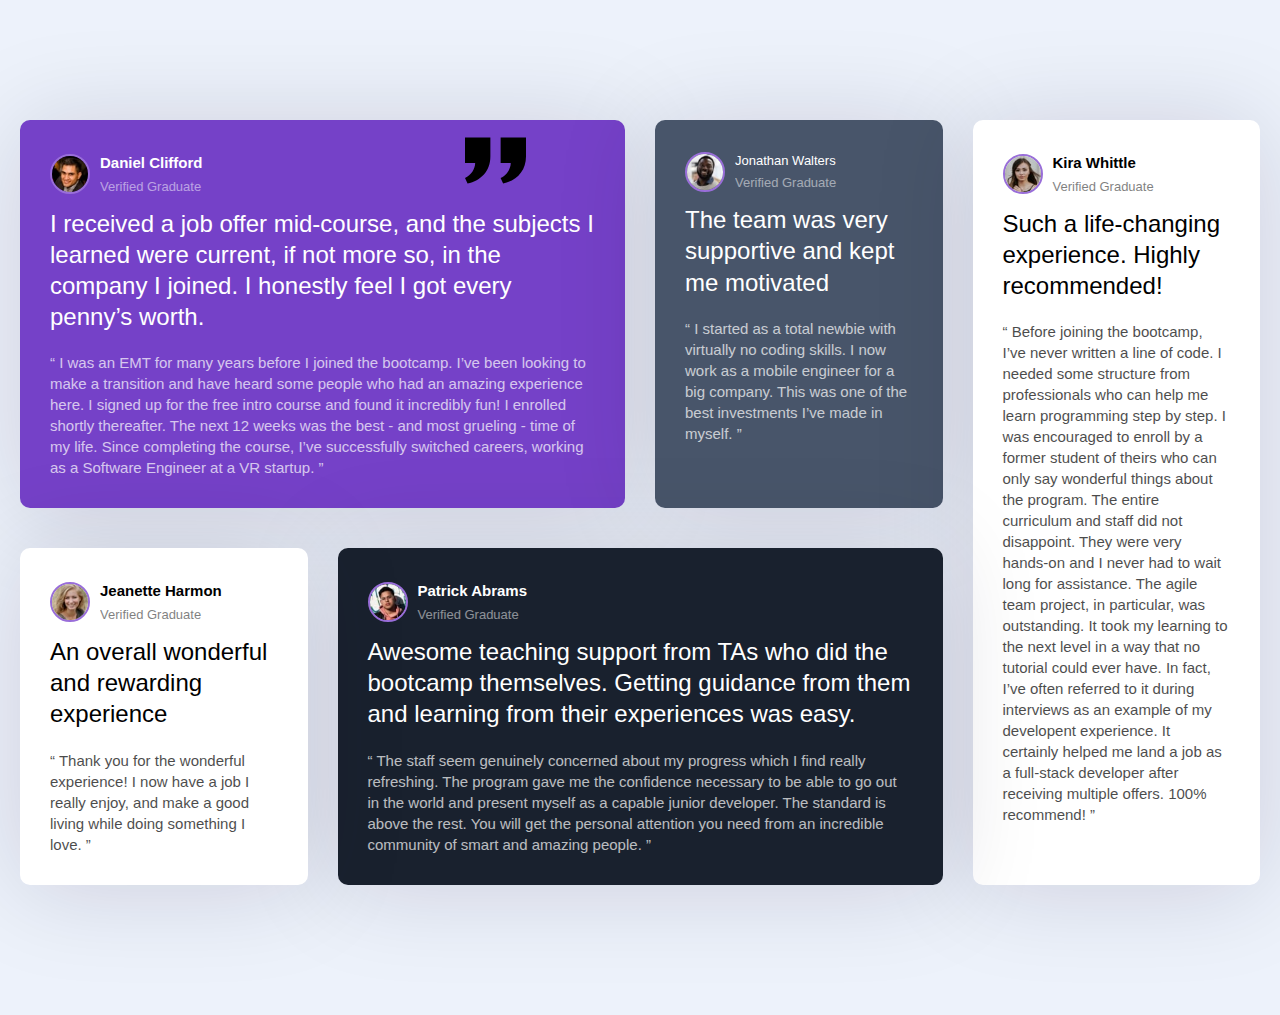
<file: project/index.html>
<!DOCTYPE html>
<html lang="en">

<head>
    <meta charset="UTF-8">
    <meta http-equiv="X-UA-Compatible" content="IE=edge">
    <meta name="viewport" content="width=device-width, initial-scale=1.0">
    <link rel="stylesheet" href="style.css">
    <title>Testimonials</title>
</head>

<body>
    <div class="testimonials">
        <div class="card card--bg-purple">
            <header class="card__header">
                <img src="images/image-daniel.jpg" alt="daniel" class="card__img">
                <div>
                    <h3>Daniel Clifford</h3>
                    <p>Verified Graduate</p>
                </div>
            </header>
            <p class="card__lead">
                I received a job offer mid-course, and the subjects I learned were current, if not more so,
                in the company I joined. I honestly feel I got every penny’s worth.
            </p>
            <p class="card__quote">
                “ I was an EMT for many years before I joined the bootcamp. I’ve been looking to make a
                transition and have heard some people who had an amazing experience here. I signed up
                for the free intro course and found it incredibly fun! I enrolled shortly thereafter.
                The next 12 weeks was the best - and most grueling - time of my life. Since completing
                the course, I’ve successfully switched careers, working as a Software Engineer at a VR startup. ”
            </p>
        </div>

        <div class="card card--bg-grey-blue">
            <header class="card__header">
                <img src="images/image-jonathan.jpg" alt="" class="card__img">
                <div>
                    <h3></h3>Jonathan Walters
                    <p>Verified Graduate</p>
                </div>
            </header>
            <p class="card__lead">
                The team was very supportive and kept me motivated
            </p>
            <p class="card__quote">
                “ I started as a total newbie with virtually no coding skills. I now work as a mobile engineer
                for a big company. This was one of the best investments I’ve made in myself. ”
            </p>
        </div>

        <div class="card">
            <header class="card__header">
                <img src="images/image-kira.jpg" alt="" class="card__img">
                <div>
                    <h3>Kira Whittle</h3>
                    <p>Verified Graduate</p>
                </div>
            </header>
            <p class="card__lead">
                Such a life-changing experience. Highly recommended!
            </p>
            <p class="card__quote">
                “ Before joining the bootcamp, I’ve never written a line of code. I needed some structure from
                professionals who can help me learn programming step by step. I was encouraged to enroll by a former
                student of theirs who can only say wonderful things about the program. The entire curriculum and
                staff
                did not disappoint. They were very hands-on and I never had to wait long for assistance. The agile
                team
                project, in particular, was outstanding. It took my learning to the next level in a way that no
                tutorial
                could ever have. In fact, I’ve often referred to it during interviews as an example of my developent
                experience. It certainly helped me land a job as a full-stack developer after receiving multiple
                offers.
                100% recommend! ”
            </p>
        </div>

        <div class="card card--bg-black-blue">
            <header class="card__header">
                <img src="images/image-patrick.jpg" alt="" class="card__img">
                <div>
                    <h3>Patrick Abrams</h3>
                    <p>Verified Graduate</p>
                </div>
            </header>
            <p class="card__lead">
                Awesome teaching support from TAs who did the bootcamp themselves. Getting guidance from them and
                learning from their experiences was easy.
            </p>
            <p class="card__quote">
                “ The staff seem genuinely concerned about my progress which I find really refreshing. The program
                gave me the confidence necessary to be able to go out in the world and present myself as a capable
                junior developer. The standard is above the rest. You will get the personal attention you need from
                an incredible community of smart and amazing people. ”
            </p>


        </div>

        <div class="card">
            <header class="card__header">
                <img src="images/image-jeanette.jpg" alt="" class="card__img">
                <div>
                    <h3>Jeanette Harmon</h3>
                    <p>Verified Graduate</p>
                </div>
            </header>
            <p class="card__lead">
                An overall wonderful and rewarding experience
            </p>
            <p class="card__quote">
                “ Thank you for the wonderful experience! I now have a job I really enjoy, and make a good living
                while doing something I love. ”
            </p>
        </div>

    </div>

    <footer>
       
    </footer>
</body>

</html>
</file>
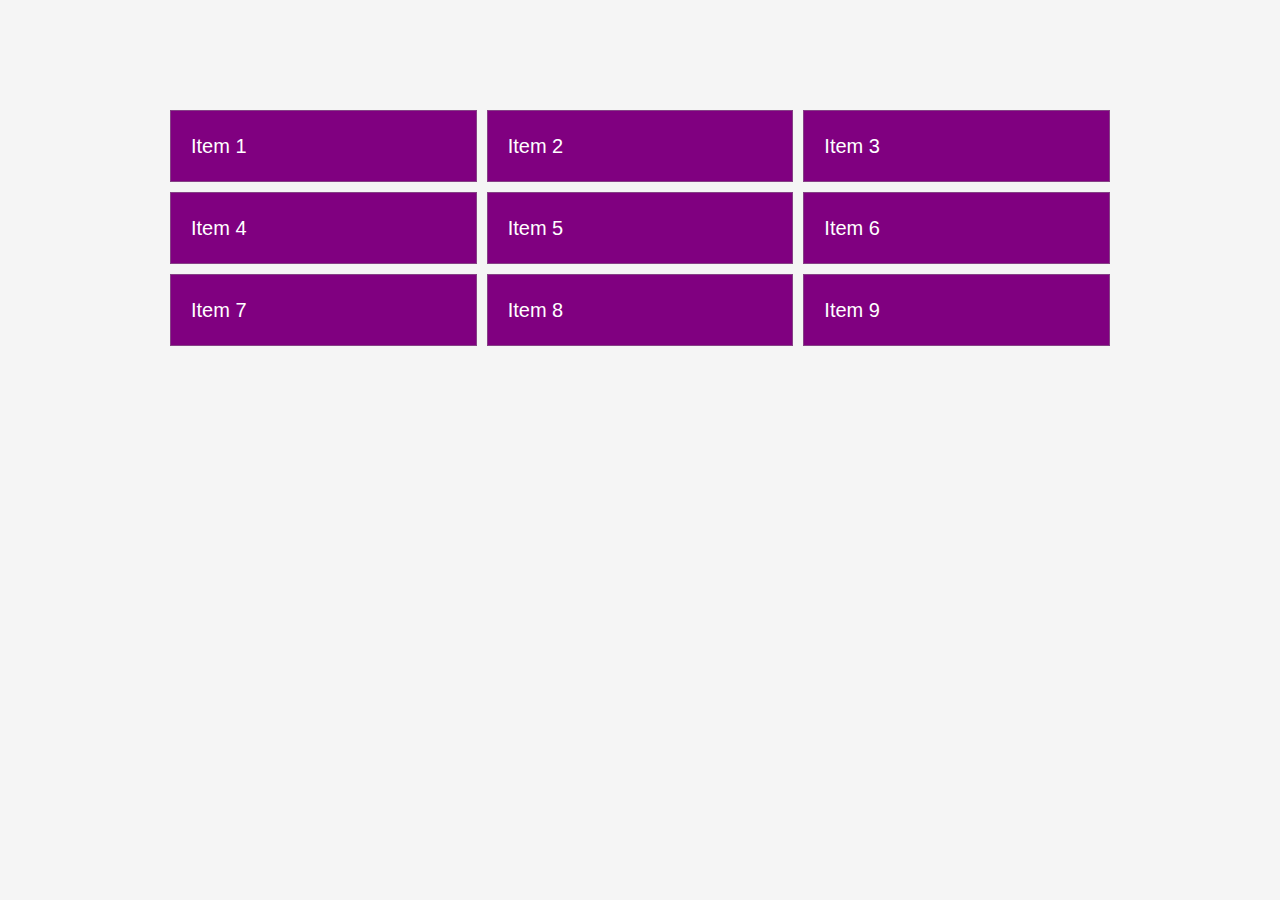
<file: Sandbox/grid.html>
<!DOCTYPE html>
<html lang="en">
<head>
    <meta charset="UTF-8">
    <meta http-equiv="X-UA-Compatible" content="IE=edge">
    <meta name="viewport" content="width=device-width, initial-scale=1.0">
    <link rel="stylesheet" href="grid.css">
    <title>Grid Course </title>
</head>
<body>
    <!-- grid container  -->
    <div class="container">
        <div class="item">Item 1</div>
        <div class="item">Item 2</div>
        <div class="item">Item 3</div>
        <div class="item">Item 4</div>
        <div class="item">Item 5</div>
        <div class="item">Item 6</div>
        <div class="item">Item 7</div>
        <div class="item">Item 8</div>
        <div class="item">Item 9</div>
    </div>
    
</body>
</html>
</file>
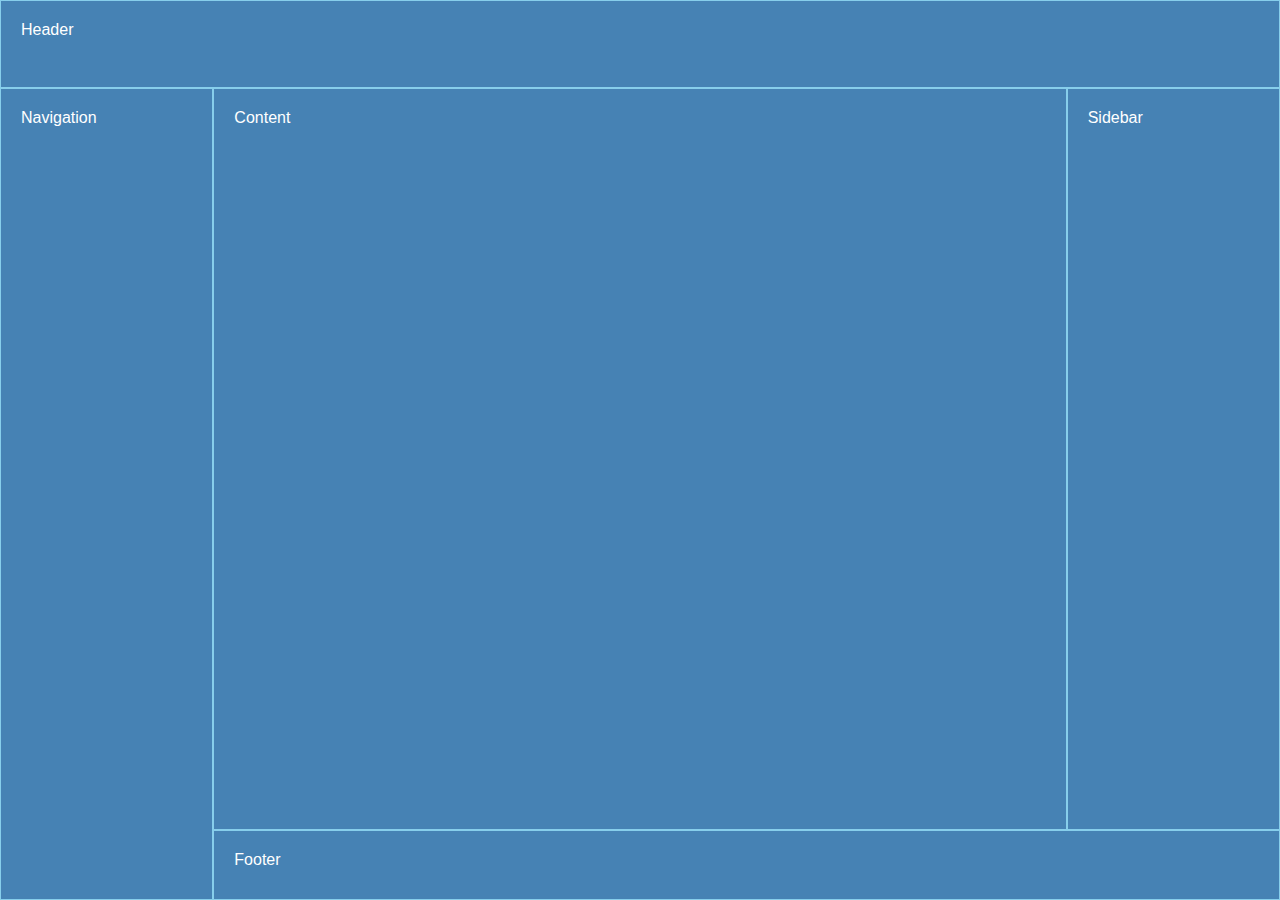
<file: Sandbox/grid2.html>
<!DOCTYPE html>
<html lang="en">
<head>
    <meta charset="UTF-8">
    <meta http-equiv="X-UA-Compatible" content="IE=edge">
    <meta name="viewport" content="width=device-width, initial-scale=1.0">
    <link rel="stylesheet" href="grid2.css">
    <title>CSS GRID Template Areas</title>
</head>
<body>
    <!-- in this example body will be used as grid-container  -->
    <!-- everything inside / else will be grid-items  -->
    <header>Header</header>
    <main>Content</main>
    <nav>Navigation</nav>
    <aside>Sidebar</aside>
    <footer>Footer</footer>
</body>
</html>
</file>
<file: project/style.css>
* {
    box-sizing: border-box;
    margin: 0;
    padding: 0;
}

body {
    font-family: 'Segoe UI', Tahoma, Geneva, Verdana, sans-serif;
    background: #edf2fb;
    line-height: 1.7;
    font-size: 13px;
}

.testimonials {
    max-width: 1440px;
    margin: 100px auto;
    padding: 20px;

    display: grid;
    grid-template-columns: repeat(4, 1fr);
    gap: 30px;
}

.card {
    background: #fff;
    border-radius: 10px;
    padding: 30px;
    box-shadow: rgba(17,12,46,0.15) 0px 4px 100px 0px;
    margin-bottom: 10px;
}

.card__header {
    display: flex;
    align-items: center;
    margin-bottom: 10px;
}

.card__header h3 {
    font-size: 15px;
}

.card__header p {
    opacity: 50%;
}

.card__img {
    width: 40px;
    height: 40px;
    border-radius: 50%;
    border: 2px solid #996ed9;
    margin-right: 10px;
}

.card__lead {
    font-size: 1.5rem;
    font-weight: 500;
    line-height: 1.3;
    margin-bottom: 20px;
}

.card__quote {
    font-size: 15px;
    font-weight: 500;
    line-height: 1.4;
    opacity: 70%;
}

.card--bg-purple {
    background: hsl(263,55%, 52%);
    color: white;
    background-image: url(./images/iconmonstr-quote-3.svg);
    background-repeat: no-repeat;
    background-position: top 10px right 100px;
    background-size: 10%;
}

.card--bg-grey-blue {
    background: hsl(217, 19%, 35%);
    color: white;
}

.card--bg-black-blue{
    background: hsl(219, 29%, 14%);
    color: white;
}

footer {
    text-align: center;
}

.card:nth-of-type(1) {
    grid-column: 1 / 3;
}

.card:nth-of-type(4) {
    grid-column: 2 / 4;
    grid-row: 2;
}

.card:nth-of-type(3) {
    grid-column: 4 / 5;
    grid-row: 1 / 3;
}

@media (max-width: 768px) {
    .testimonials {
        grid-template-columns: repeat( 1fr);
        width: 100%;
        
    }

    .card:nth-of-type(1) {
        grid-column: 1;
    }
    
    .card:nth-of-type(4) {
        grid-column: 2 / 4;
        grid-row: 2;
    }
    
    .card:nth-of-type(3) {
        grid-column: 4 / 5;
        grid-row: 1 / 3;
    }
}
</file>
<file: Sandbox/grid.css>
* {
    box-sizing: border-box;
    padding: 0;
    margin: 0;
}

body {
    font-family: 'Segoe UI', Tahoma, Geneva, Verdana, sans-serif;
    font-size: 16px;
    line-height: 1.5;
    color: #333;
    background-color: #f5f5f5;
}

/* OUR GRID CONTAINER---------------------------------  */
.container {
    max-width: 960px;
    margin: 100px auto;
    padding: 10px;
    display: grid;
    /* 3 columns across  */
    grid-template-columns: repeat(3, 1fr);

    /* GRID WRAP  */
    /* grid-template-columns: repeat(auto-fill, minmax(200px, 1fr)); */

    /* gap is a common for column-gap + row-gap */
    gap: 10px; 


    /* FLEXBOX ALIGN ITEMS */
    /* align-items: end; */
    /* justify-content: space-between; */

    /* height  */
    /* grid-auto-rows: minmax(100px, auto); */
    /* grid-template-rows: repeat(3, 1fr); */
}


/* ITEMS LAVET TIL BOXE---------------------------------- */
.item {
    background: purple;
    color: white;
    font-size: 20px;
    padding: 20px;
    border: rgb(134, 65, 134) 1px solid;
}

/* SPAN ITEMS ACROSS ROWS AND COLUMNS---------------------  */
/* .item:nth-of-type(1) {
    background: black;
    grid-column: 1  / 3;
}

.item:nth-of-type(3) {
    background: #333;
    grid-row: 2  / 4;
}

.item:nth-of-type(4) {
    background: #333;
    grid-row: 2  / 4;
} */


/* ALIGN-SELF----------------------------------------------  */
 /* .item:nth-of-type(2){
     height: 100px;
     width: 100px;
    /* vertical  */
     /* align-self: center;
     /* horizontal  */
     /* justify-content: center; */
 /* } */ 


 /* RESPONSIVENESS MEDIA  */ 
/* 
@media (max-width: 500px) {
    .container {
        grid-template-columns: 1fr;
    }
}
</file>
<file: Sandbox/grid2.css>
* {
    box-sizing: border-box;
    padding: 0;
    margin: 0;
}

body {
    font-family: 'Segoe UI', Tahoma, Geneva, Verdana, sans-serif;
    font-size: 16px;
    /* the height here makes the boxes stretch  */
    /* - thats because we set everything to match the viewport height  */
    height: 100vh;

    display: grid;
    grid-template-areas: 
    'header header header'
    'nav content sidebar'
    'nav footer footer'
    ;
    grid-template-columns: 1fr 4fr 1fr;
    grid-template-rows: 88px 1fr 70px;
}

header {
    grid-area: header;
}

nav {
    grid-area: nav;
}

main {
    grid-area: content;
}

aside {
    grid-area: sidebar;
}

footer {
    grid-area: footer;
}

header,
footer,
main,
aside,
nav {
    background-color: steelblue;
    color: white;
    padding: 20px;
    border: skyblue 1px solid;
}
</file>
